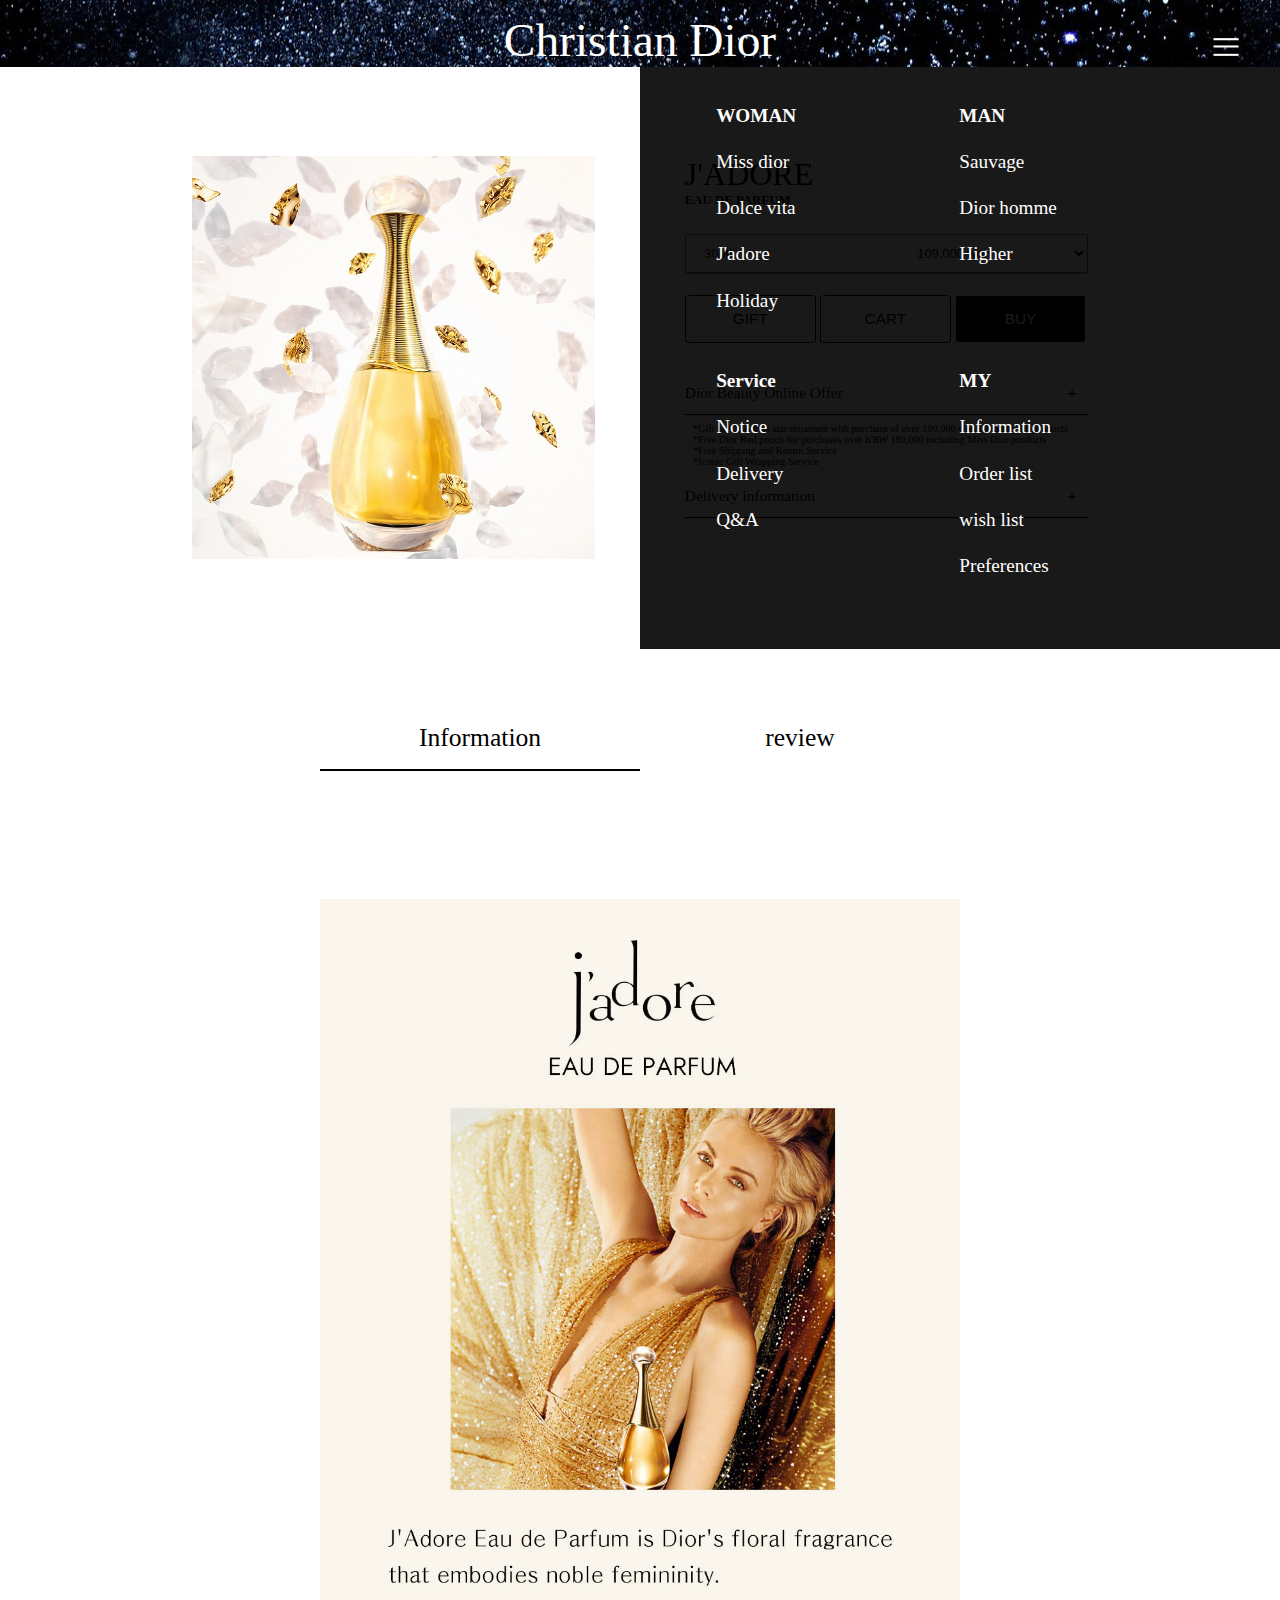
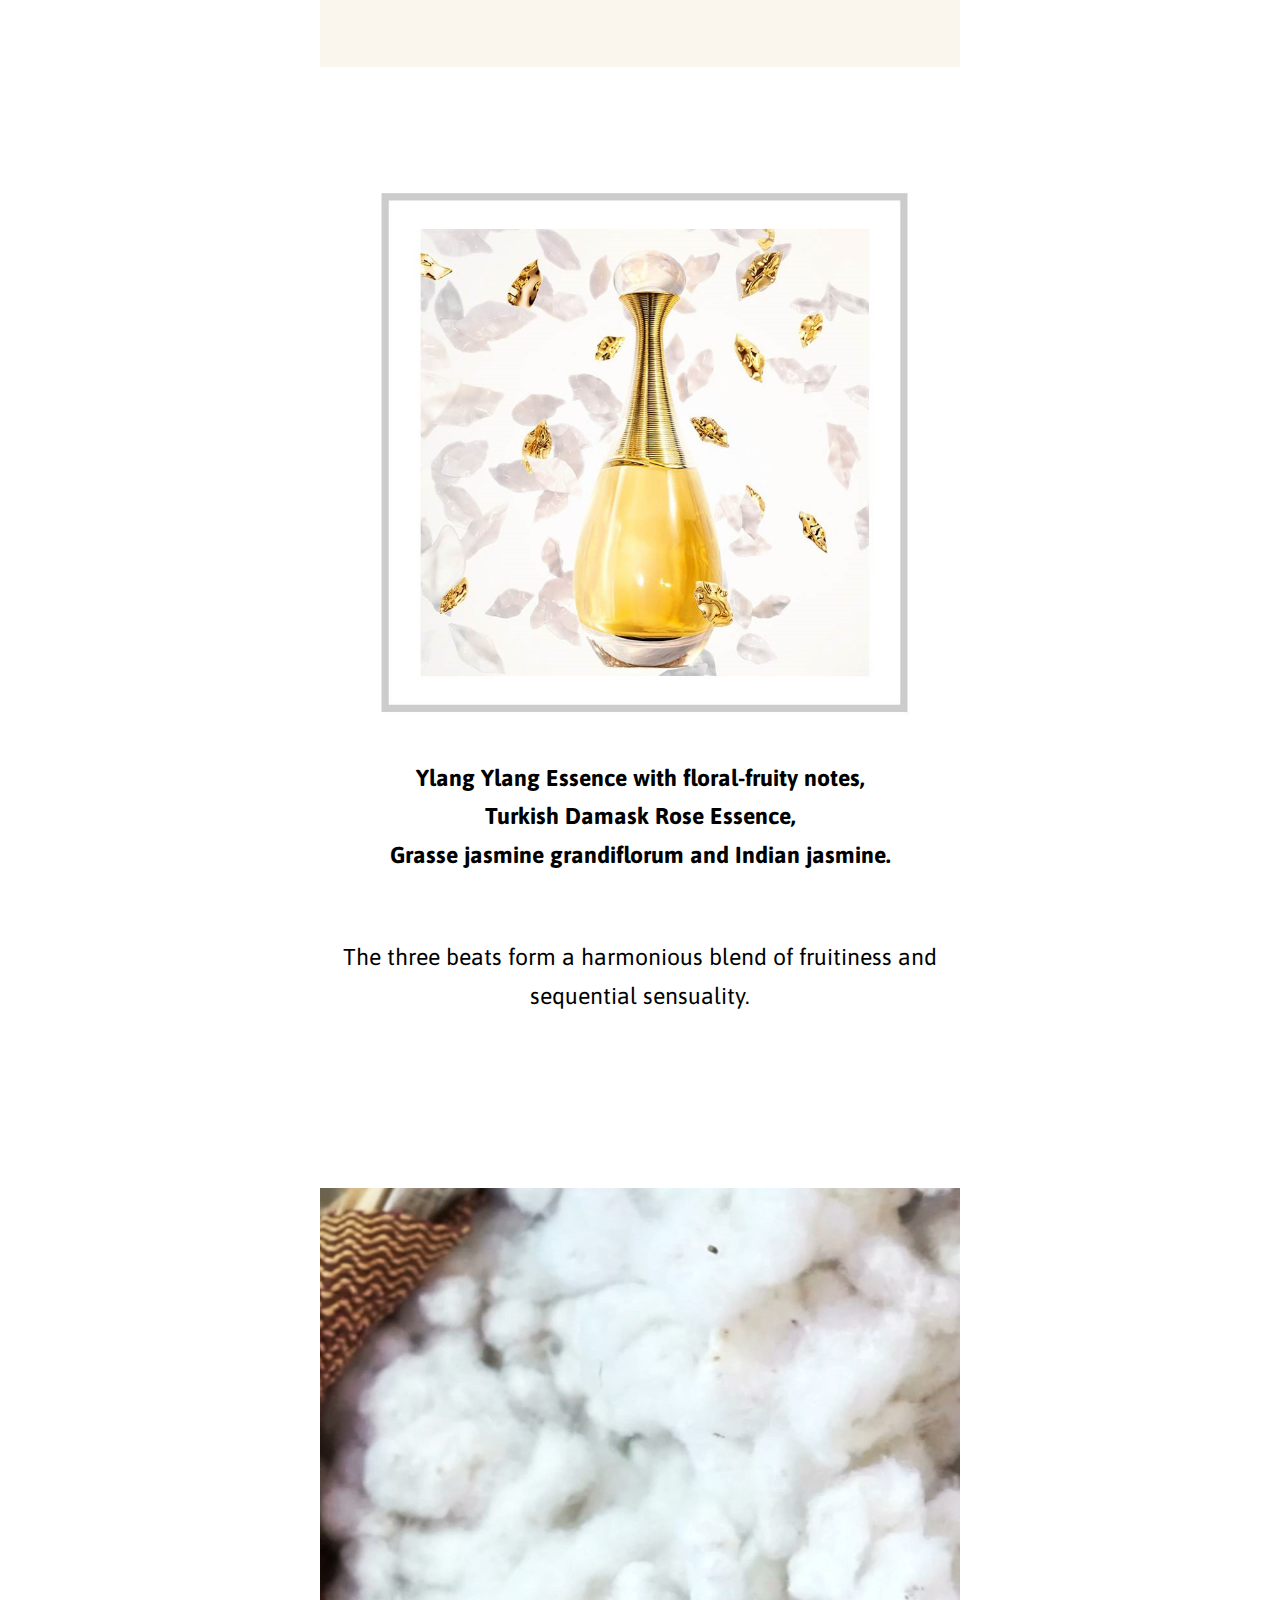
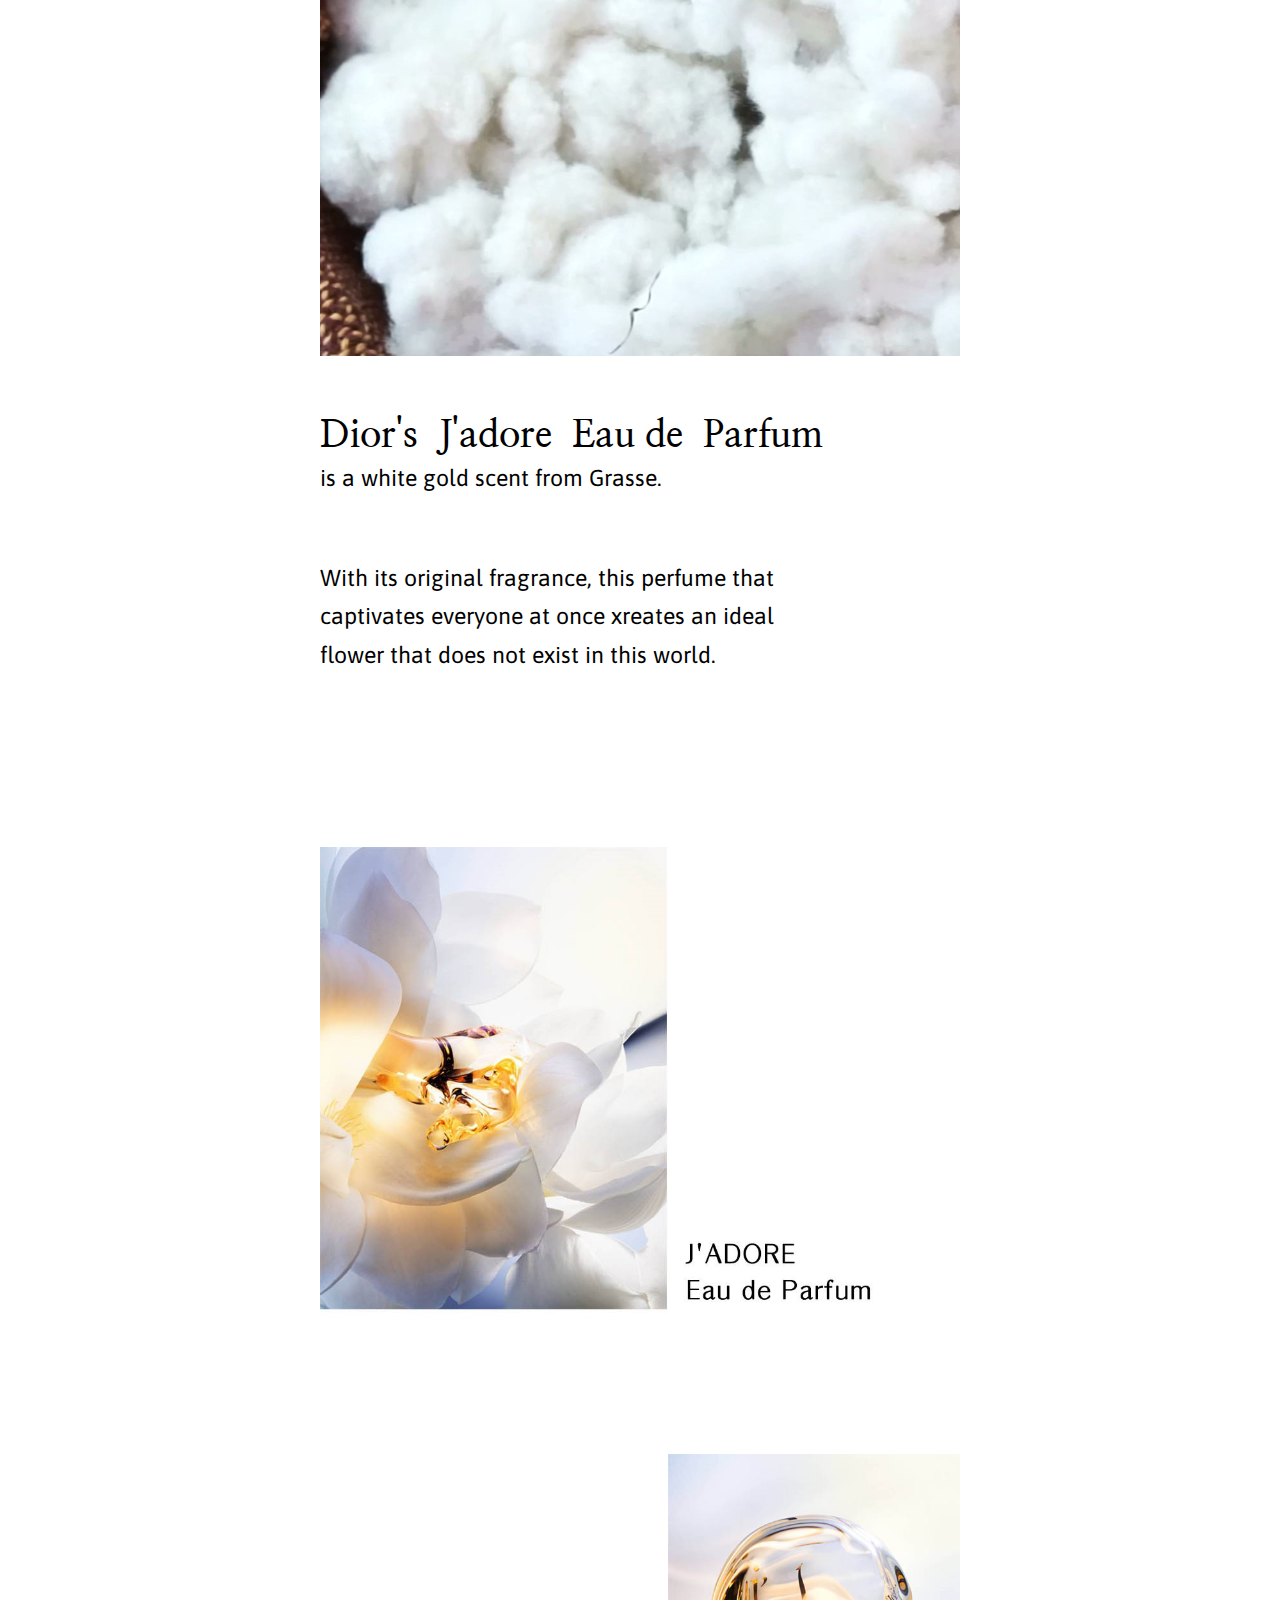
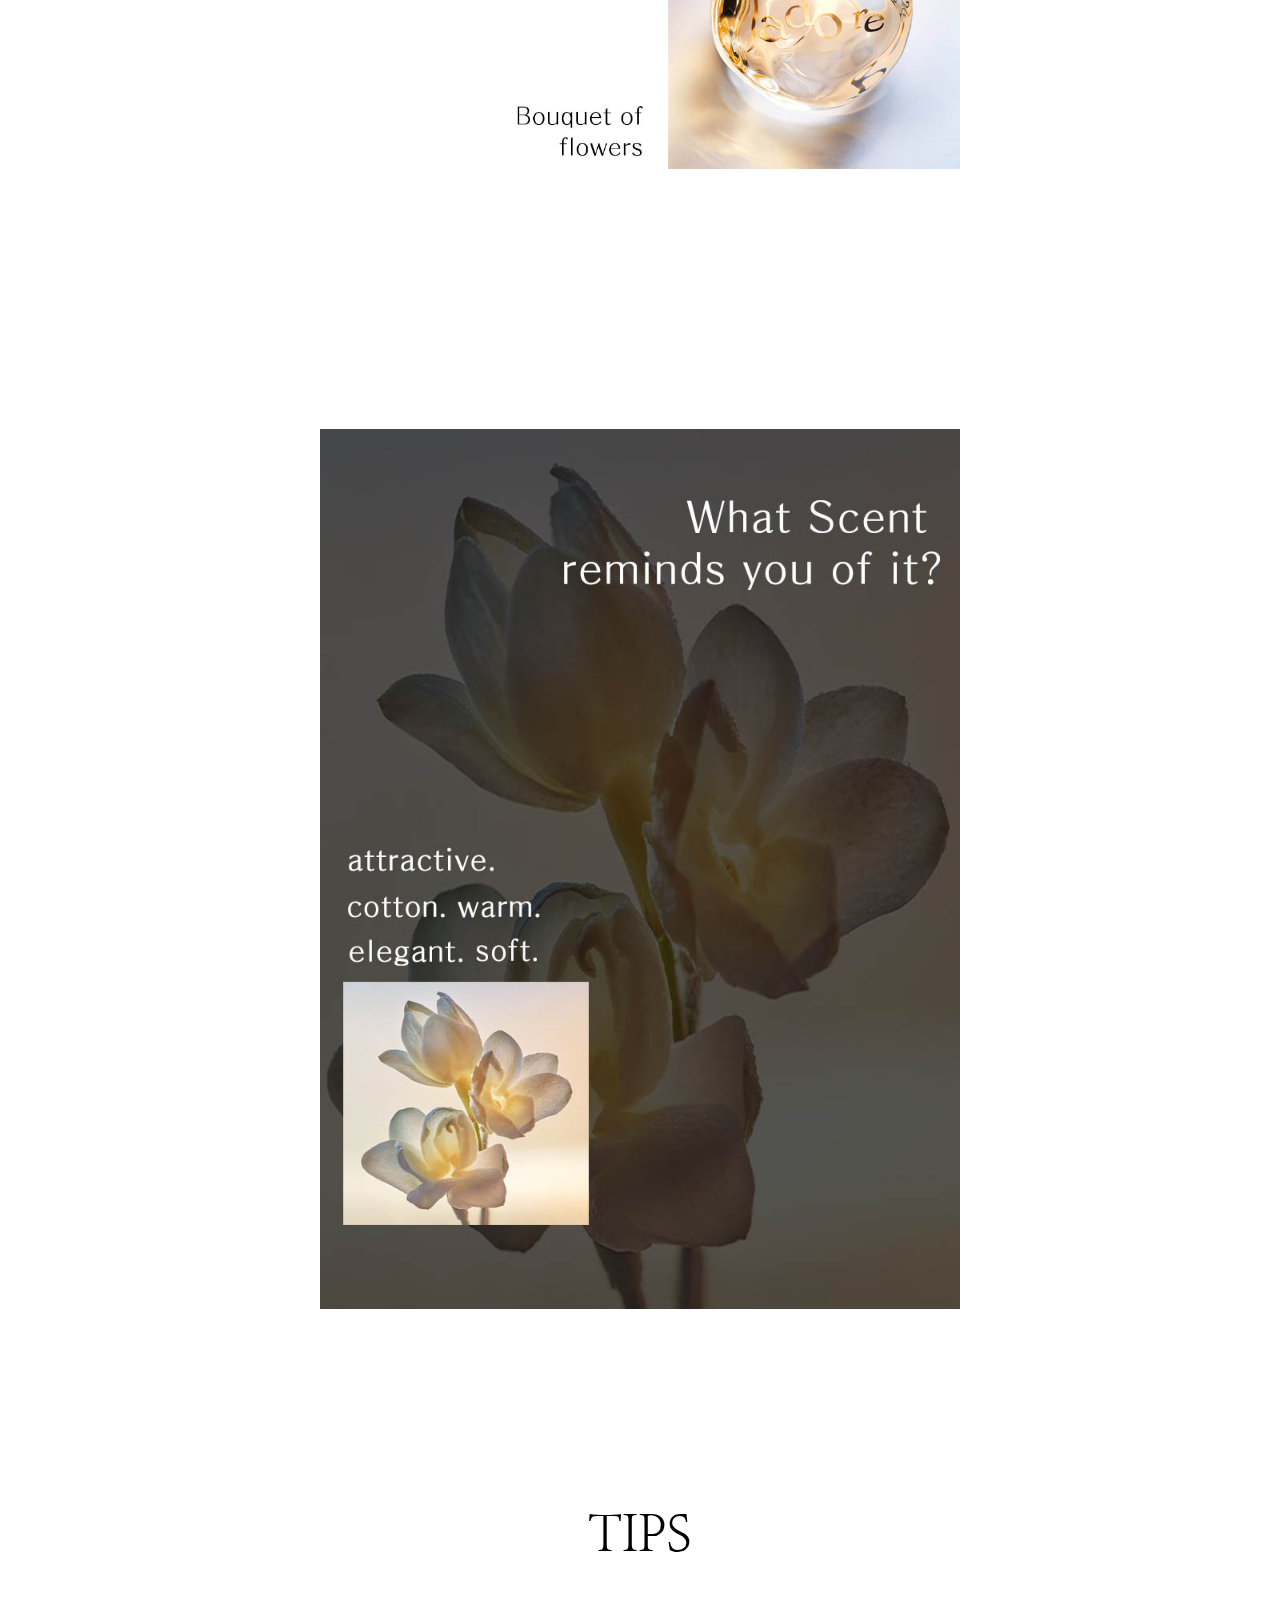
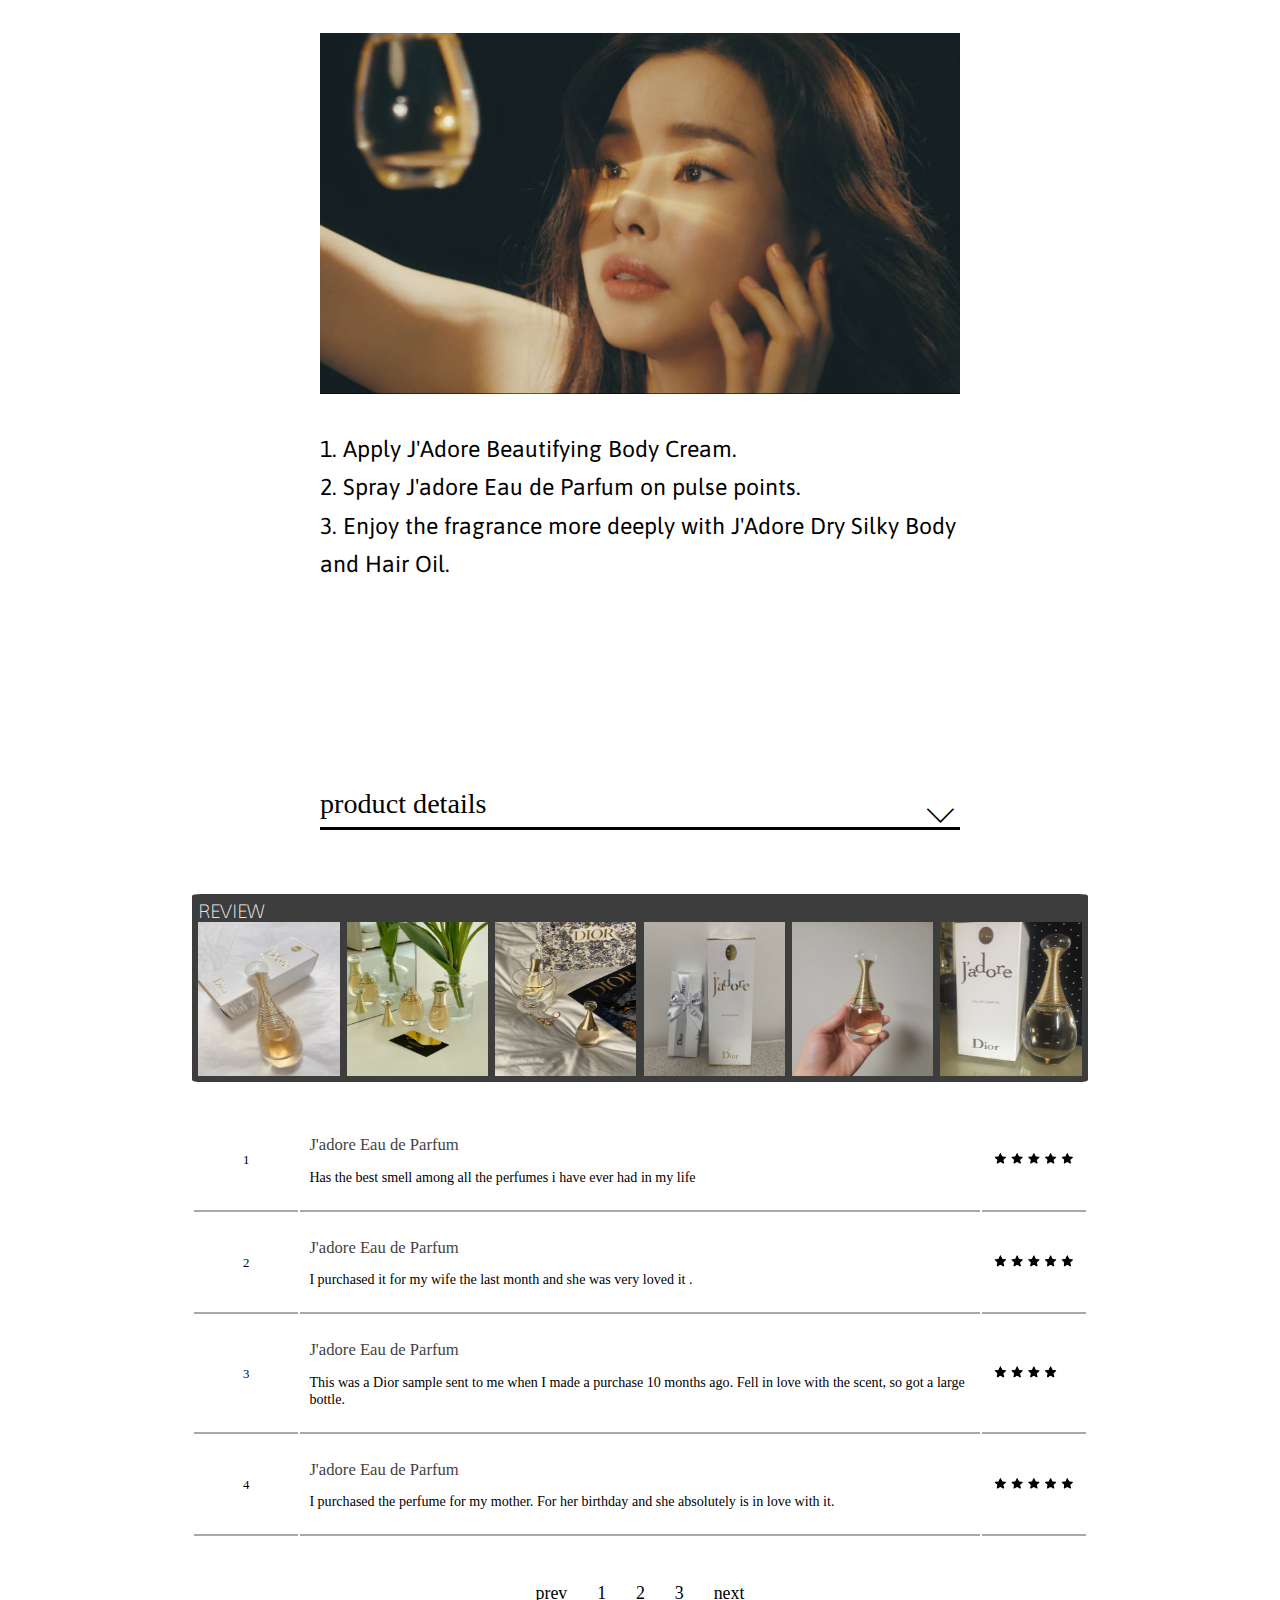
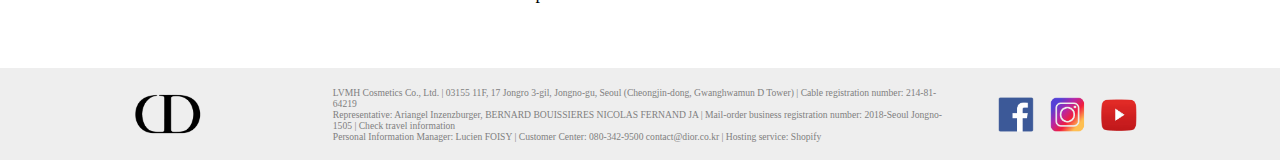
<file: sub1.html>
<!DOCTYPE html>
<html lang="en">

<head>
    <meta charset="UTF-8">
    <meta http-equiv="X-UA-Compatible" content="IE=edge">
    <meta name="viewport" content="width=device-width, initial-scale=1.0">
    <title>Christian DIOR</title>
    <link rel="preconnect" href="https://fonts.googleapis.com">
    <link rel="preconnect" href="https://fonts.gstatic.com" crossorigin>
    <link
        href="https://fonts.googleapis.com/css2?family=Asap:wght@300&family=Chakra+Petch:wght@500&family=Nunito+Sans&family=Prompt&display=swap"
        rel="stylesheet">
    <link href="https://fonts.googleapis.com/css2?family=Nanum+Myeongjo&display=swap" rel="stylesheet">

    <link rel="stylesheet" href="css/sub1.css">
    <link href="img/dior.ico" rel="shortcut icon" type="image/x-icon">

    <script src="https://ajax.aspnetcdn.com/ajax/jQuery/jquery-3.6.0.min.js">    </script>
    <script>
        $(document).ready(function () {
            $('nav').hide();

            $('.tap').click(function () {
                $('nav').slideToggle();
            });
        });        
    </script>
</head>

<body>

    <header>
        <div id="logo"><a href="index.html">Christian Dior</a></div>
        <ul>

        </ul>

        <div id="menu"><img src="img/Untitled-2.png" class="tap" alt="menubar"></div>
        <nav>
            <ul>
                <li><a href="sub1.html">WOMAN</a></li>
                <li><a href="sub1.html">Miss dior</a></li>
                <li><a href="sub1.html">Dolce vita</a></li>
                <li><a href="sub1.html">J'adore</a></li>
                <li><a href="sub1.html">Holiday</a></li>
            </ul>


            <ul>
                <li><a href="sub1.html">MAN</a></li>
                <li><a href="sub1.html">Sauvage</a></li>
                <li><a href="sub1.html">Dior homme</a></li>
                <li><a href="sub1.html">Higher</a></li>
            </ul>



            <ul>
                <li><a href="sub1.html">Service</a></li>
                <li><a href="sub1.html">Notice</a></li>
                <li><a href="sub1.html">Delivery</a></li>
                <li><a href="sub1.html">Q&A</a></li>

            </ul>

            <ul>
                <li><a href="sub1.html">MY</a></li>
                <li><a href="sub1.html">Information</a></li>
                <li><a href="sub1.html">Order list</a></li>
                <li><a href="sub1.html">wish list</a>
                <li><a href="sub1.html">Preferences</a></li>
            </ul>

        </nav>

    </header>


    <section id="top">
        <div id="buy">
            <article id="pc"><img src="img/pur-1.jpg" id="pink" alt="product"></article>

            <script src="https://code.jquery.com/jquery-3.3.1.min.js"></script>
            <script>

                var image = document.getElementById("pink");
                var img_array = ["img/pur-1.jpg", "img/pur-2.jpg"];
                var index = 0;
                function slide() {
                    image.src = img_array[index];
                    index++;
                    if (index >= img_array.length) {
                        index = 0;
                    }
                }
                setInterval(slide, 2000);
            </script>


            <article id="ml">
                <h2>J'ADORE</h2>
                <h3>EAU DE PARFUM</h3><br>
                <select>
                    <option>
                        &nbsp;&nbsp;&nbsp;&nbsp;30ML&nbsp;&nbsp;&nbsp;&nbsp;&nbsp;&nbsp;&nbsp;&nbsp;&nbsp;&nbsp;&nbsp;&nbsp;&nbsp;&nbsp;&nbsp;&nbsp;&nbsp;&nbsp;&nbsp;&nbsp;&nbsp;&nbsp;&nbsp;&nbsp;&nbsp;&nbsp;&nbsp;&nbsp;&nbsp;&nbsp;&nbsp;&nbsp;&nbsp;&nbsp;&nbsp;&nbsp;&nbsp;&nbsp;&nbsp;&nbsp;&nbsp;&nbsp;&nbsp;&nbsp;&nbsp;&nbsp;&nbsp;&nbsp;&nbsp;&nbsp;&nbsp;109,000
                        won</option>
                    <option>
                        &nbsp;&nbsp;&nbsp;&nbsp;50ML&nbsp;&nbsp;&nbsp;&nbsp;&nbsp;&nbsp;&nbsp;&nbsp;&nbsp;&nbsp;&nbsp;&nbsp;&nbsp;&nbsp;&nbsp;&nbsp;&nbsp;&nbsp;&nbsp;&nbsp;&nbsp;&nbsp;&nbsp;&nbsp;&nbsp;&nbsp;&nbsp;&nbsp;&nbsp;&nbsp;&nbsp;&nbsp;&nbsp;&nbsp;&nbsp;&nbsp;&nbsp;&nbsp;&nbsp;&nbsp;&nbsp;&nbsp;&nbsp;&nbsp;&nbsp;&nbsp;&nbsp;&nbsp;&nbsp;&nbsp;&nbsp;172,000
                        won</option>
                    <option>
                        &nbsp;&nbsp;&nbsp;&nbsp;100ML&nbsp;&nbsp;&nbsp;&nbsp;&nbsp;&nbsp;&nbsp;&nbsp;&nbsp;&nbsp;&nbsp;&nbsp;&nbsp;&nbsp;&nbsp;&nbsp;&nbsp;&nbsp;&nbsp;&nbsp;&nbsp;&nbsp;&nbsp;&nbsp;&nbsp;&nbsp;&nbsp;&nbsp;&nbsp;&nbsp;&nbsp;&nbsp;&nbsp;&nbsp;&nbsp;&nbsp;&nbsp;&nbsp;&nbsp;&nbsp;&nbsp;&nbsp;&nbsp;&nbsp;&nbsp;&nbsp;&nbsp;&nbsp;&nbsp;248,000
                        won</option>
                    <option>
                        &nbsp;&nbsp;&nbsp;&nbsp;150ML&nbsp;&nbsp;&nbsp;&nbsp;&nbsp;&nbsp;&nbsp;&nbsp;&nbsp;&nbsp;&nbsp;&nbsp;&nbsp;&nbsp;&nbsp;&nbsp;&nbsp;&nbsp;&nbsp;&nbsp;&nbsp;&nbsp;&nbsp;&nbsp;&nbsp;&nbsp;&nbsp;&nbsp;&nbsp;&nbsp;&nbsp;&nbsp;&nbsp;&nbsp;&nbsp;&nbsp;&nbsp;&nbsp;&nbsp;&nbsp;&nbsp;&nbsp;&nbsp;&nbsp;&nbsp;&nbsp;&nbsp;&nbsp;&nbsp;310,000
                        won</option>
                </select>
                <hr>

                <div class="ck">
                    <button>GIFT</button><button>CART</button><button>BUY</button>
                </div>

                <div id="online">
                    <h3>Dior Beauty Online Offer<button class="btn">+</button></h3>

                    <p class="gift">
                        *Gift of Christmas star ornament with purchase of over 100,000 won including lip products<br>
                        *Free Dior Red pouch for purchases over KRW 180,000 including Miss Dior products<br>
                        *Free Shipping and Return Service<br>
                        *Iconic Gift Wrapping Service

                    </p>

                    <h3>Delivery information<button class="btn">+</button></h3>
                    <p class="gift">
                        <span><b>Payment Guide</b><br>
                            If the name of the depositor and the amount required for payment are different from the name
                            of the actual depositor and the amount, the payment will not be processed.<br>
                        </span><br>

                        <span><b>Shipping information</b><br>
                            In principle, same-day delivery is available for orders that have been paid for before 14:00
                            on weekdays, but may vary depending on order volume or inventory.<br>
                            Orders cannot be modified or canceled after shipment, and the return cost must be borne by
                            the customer.<br>
                            Delivery method: CJ Logistics<br>
                            Delivery amount: KRW 2,500 (Free for purchases of KRW 50,000 or more)<br>
                            Delivery Period: Average 5 days<br>
                        </span><br>

                        <span>
                            <b>Exchange and return information</b><br>
                            Exchanges and returns are possible within 7 days from the date of receipt of the
                            product.<br>
                            In the case of returns excluding product defects, refunds will be made after deducting 5,000
                            won for round-trip shipping.<br>
                            In the case of exchange or return due to product defect, free exchange or return will be
                            made if the product is judged to be defective after confirmation through the customer
                            center.<br>
                            After opening or using the product, it is not possible to exchange or return due to simple
                            change of mind.<br>
                        </span>
                    </p>

                </div>

                <script>
                    $(document).ready(function () {
                        $('.btn').click(function () {
                            $(this).parent().next().slideToggle();
                        });
                    });

                </script>

            </article>
        </div>
    </section>




    <section id="on">
        <ul>
            <li><a href=#>Information</a></li>
            <li><a href=#re>review</a></li>
        </ul>

    </section>


    <section id=photo>
        <article>
            <img src="img/top3.jpg" class="model" alt="explain1">
            <img src="img/pur-3.jpg" id="cen" alt="explain2">
            <p style="text-align:center"><b>Ylang Ylang Essence with floral-fruity notes,<br>

                    Turkish Damask Rose Essence,<br>

                    Grasse jasmine grandiflorum and Indian jasmine.<br><br></b></p>

            <p>The three beats form a harmonious blend of fruitiness and sequential sensuality.</p>

            <video src="img/836d1f67.h264.mp4" autoplay loop muted id="video"></video>

            <p><b id="bb">Dior's &nbsp;J'adore &nbsp;Eau de &nbsp;Parfum</b><br>
                is a white gold scent from Grasse.</p>
            <br><br>
            <p>With its original fragrance, this perfume that<br>
                captivates everyone at once xreates an ideal<br>
                flower that does not exist in this world.</p>
            <img src="img/top8.jpg" class="two" alt="explain3">
            <img src="img/top7.jpg" class="model" alt="explain4">
            <img src="img/top9.jpg" class="two" alt="explain5">
            <br>
            <h5>TIPS</h5>
            <img src="img/top10.jpg" id="hani" alt="explain6">
            <p>1. Apply J'Adore Beautifying Body Cream.<br>
                2. Spray J'adore Eau de Parfum on pulse points.<br>
                3. Enjoy the fragrance more deeply with J'Adore Dry Silky Body and Hair Oil.</p>

            <h6>product details<button id="down">⌵</button></h6>
            <div id="details">
                <b>product name :</b><br>
                J'Adore - Eau de Parfum<br><br>

                <b>Capacity or Weight:</b><br>
                30ML, 50ML, 100ML, 150ML<br><br>

                <b>Product main specifications:</b><br>
                for all skin types<br><br>

                <b>Expiration date or expiration date after opening:</b><br>
                Products to be shipped are shipped sequentially, starting with products whose expiration date is more
                than 8 months from the date of receipt of the customer order.
                If you want to check the exact expiration date, please contact the Dior Customer Center
                (080-342-9500).<br><br>

                <b>How to use :</b><br>
                1. Apply J'Adore Beautifying Body Milk.<br>
                2. Spray J'adore Eau de Parfum on pulse points.<br>
                3. Enjoy the scent more deeply with J'Adore Dry Body Oil.<br><br>

                <b>Whether functional cosmetics have been reviewed:</b><br>
                Not applicable<br><br>

                <b>Cosmetics manufacturers and responsible cosmetics distributors:</b><br>
                Responsible Cosmetics Distributor: LVMH Cosmetics Co., Ltd.<br><br>

                <b>[Precautions for use]</b><br>
                1. When using cosmetics or after use, there are red spots in the area of ​​use due to direct sunlight,
                If there are any abnormal symptoms or side effects such as swelling or itching, see a specialist
                to consult with<br>
                2. Refrain from using on areas with scars, etc.<br>
                3. Precautions for storage and handling<br>
                A) Keep out of reach of children<br>
                B) Store away from direct sunlight<br><br>

                *Please refer to the label attached to the product for detailed precautions.
                Country of manufacture: France
            </div>

            <script>
                $(function () {
                    $('#down').click(function () {
                        $('#details').slideToggle();
                    });
                });
            </script>

        </article>
    </section>


    <section>

        <div id="re">
            <h2>REVIEW</h2>
            <article><a href="#"><img src="img/down.jpg" alt="review1"></a></article>
            <article><a href="#"><img src="img/down(2).jpg" alt="review2"></a></article>
            <article><a href="#"><img src="img/down(6).jpg" alt="review3"></a></article>
            <article><a href="#"><img src="img/down(4).jpg" alt="review4"></a></article>
            <article><a href="#"><img src="img/down(5).jpg" alt="review5"></a></article>
            <article><a href="#"><img src="img/down(1).jpg" alt="review6"></a></article>
        </div>
    </section>

    <section class="view">
        <table>
            <tr>
                <td>1</td>
                <td><a href="#"><span>J'adore Eau de Parfum</span><br>
                        <p>Has the best smell among all the perfumes i have ever had in my life</p>
                    </a></td>
                <td><img src="img/star.png" alt="star1"></td>
            </tr>
            <tr>
                <td>2</td>
                <td><a href="#"><span>J'adore Eau de Parfum</span><br>
                        <p>I purchased it for my wife the last month and she was very loved it .</p>

                    </a></td>
                <td><img src="img/star.png" alt="star2"></td>
            </tr>
            <tr>
                <td>3</td>
                <td><a href="#"><span>J'adore Eau de Parfum</span><br>
                        <p>This was a Dior sample sent to me when I made a purchase 10 months ago. Fell in love with the
                            scent, so got a large bottle.</p>
                    </a></td>
                <td><img src="img/star2.png" alt="star3"></td>
            </tr>
            <tr>
                <td>4</td>
                <td><a href="#"><span>J'adore Eau de Parfum</span><br>
                        <p>I purchased the perfume for my mother. For her birthday and she absolutely is in love with
                            it.</p>
                    </a></td>
                <td><img src="img/star.png" alt="star4"></td>
            </tr>

        </table>
        <article>
            <p><a href="#">prev</a></p>
            <p><a href="#">1</a></p>
            <p><a href="#">2</a></p>
            <p><a href="#">3</a></p>
            <P><a href="#">next</a></P>
        </article>
    </section>



    <footer>
        <div id="footer">
            <article class="logo2"><img src="img/dior2.png" alt="logo"></article>
            <article class="etc">
                <p>LVMH Cosmetics Co., Ltd. | 03155 11F, 17 Jongro 3-gil, Jongno-gu, Seoul (Cheongjin-dong, Gwanghwamun
                    D Tower) | Cable registration number: 214-81-64219<br>
                    Representative: Ariangel Inzenzburger, BERNARD BOUISSIERES NICOLAS FERNAND JA | Mail-order business
                    registration number: 2018-Seoul Jongno-1505 | Check travel information<br>
                    Personal Information Manager: Lucien FOISY | Customer Center: 080-342-9500 contact@dior.co.kr |
                    Hosting service: Shopify</p>
            </article>
            <article id="sns">
                <a href="https://www.facebook.com/Dior/"><img src="img/face.png" alt="facebook"></a>
                <a href="https://www.instagram.com/dior/"><img src="img/insta.png" alt="insta"></a>
                <a href="https://www.youtube.com/channel/UC6xD-jKli-_qIYXDTsNv4dw"><img src="img/youtube.png" alt="youtube"></a>
            </article>
        </div>
    </footer>


</body>

</html>
</file>
<file: css/sub1.css>
@charset "UTF-8";


*{margin: 0; padding: 0; text-decoration: none;  box-sizing: border-box;} 
    ul,ol,li{list-style: none;}    



@media (max-width:777px){
    header{background-image: url(../img/1.jpg); background-size: cover; width: 100%; position: fixed; top: 0; z-index: 5;}
    #logo{font-family: 'Nanum Myeongjo', serif;font-size: 11vw; text-align: center; font-weight:900; position: relative; top:15px; padding:1% 5% 1% 0;} 
    #logo a{ color: white;}
    
    nav{ height: auto; width: 100%; z-index: 3; display: flex; flex-wrap:wrap;
    position: fixed; right:0; background-image: url(../img/1.jpg);}
    nav::before{content: ""; width: 100%; height: 100%; background: rgba(0,0,0,0.3); position: absolute; z-index: -1;}
    #menu{display: flex; flex-direction: row-reverse;}
    .tap{ position: relative; bottom: 6vw; right: 3%; width: 6vw;}
    .tap:hover{cursor: pointer;}
    
    nav ul li:nth-of-type(1){font-size: 1.2em; text-shadow: 1px 2px 0px gray;font-family: 'Nanum Myeongjo', serif;  padding-left: 15%;}
    nav ul li:nth-of-type(2),nav ul li:nth-of-type(3),nav ul li:nth-of-type(4),nav ul li:nth-of-type(5){padding-left: 15%;}
    nav ul a{color: white; padding: 3%; display: flex; font-size: 1.5em; }
    nav ul a:hover{text-decoration: underline;}
    nav ul{width: 50%; padding-bottom: 10%}
    nav ul li{padding: 5%;}
    
    #buy{ margin: 0 auto; width: 97%; padding: 30% 0 7% 0;}
    #pc{width: 100%; height: 105vw;}
    #pc img{width: 100%;}

    #ml h2{font-size: 8vw;  font-family: 'Nanum Myeongjo', serif;}
    #ml h3{font-size: 5vw;  }
    #ml select{width: 100%; height: 13vw; font-size: 3vw; }
    #ml select option{font-size: 3vw; display: flex; justify-content: space-between;}
    #ml select option span:nth-last-of-type(2){float: right;}

    #ml .ck button{width: 32.5%; margin-top: 5%; margin-bottom: 7%; border: 0.5px solid; background: white; padding: 4% 0; font-size: 5vw; border-radius: 5%;}
    #ml .ck button:nth-child(3):hover{color: gold;}
    #ml .ck button:nth-last-of-type(2){margin: 0 1%;}
    #ml .ck button:nth-child(3){background: black; color: white;}

    #buy article{width: 97%; margin: 0 auto;}

    #online h3{font-size: 4vw; font-weight: 500; display: flex; justify-content: space-between; padding: 2% 0; border-bottom: 0.5px solid;}

    #online p{display: none; font-size: 3.5vw; padding: 2%; background: #eee; line-height: 5vw;}
    #online p:nth-of-type(2){overflow: scroll; height: 240px;}
    #online .btn{ display: inline-block; width: 8%; background: none; border: none; font-size: 3vw;}
    #online .btn:hover{cursor: pointer;}

    #on{width: 97%; margin: 0 auto; padding-top: 10%;}
    #on ul{display: flex; justify-items: center; }
    #on ul li{width: 50%; text-align: center;  padding: 2.5%; font-size: 6vw;}
    #on ul li a{color: black;}
    #on ul li:nth-of-type(1){border-bottom: 3px solid;}
    #on ul li:nth-of-type(2) a:hover{color: rgb(87, 85, 85);}

    #photo{width: 90%; margin: 0 auto; padding: 10% 0 5% 0; }
    #photo article .model{width: 100%; padding-bottom: 15%; }
    #photo article #cen{width: 100%; }
    #photo .cotton{width: 50%;}
    #photo article p{ width: 100%; margin: 0 auto; text-align: center; ; padding: 2% 0; font-size: 4.5vw; font-family: 'Asap', sans-serif; line-height:6.5vw; }
    #photo article p #bb{font-size:6vw; font-family: 'Nanum Myeongjo', serif; font-weight: 600;}
    #photo article #video{width: 100%; padding: 25% 0 7% 0;}

    
    #photo article .two{padding: 25% 0 0 0 ; width: 100%;}
    #photo article #flo{width: 100%; padding: 10% 0 25% 0;}
    #photo article h5{ text-align: center; padding-top: 30%; font-size: 6vw;font-family: 'Nanum Myeongjo', serif;}
    #photo article #hani{width: 100%; padding: 10% 0 3% 0;}

    #photo article h6{font-family: 'Nanum Myeongjo', serif; display: flex; justify-content: space-between; text-align: center; font-size: 5vw; padding-top: 30%; border-bottom: 1px solid gray; font-weight: 500;}
    #photo article h6 button{width: 3vw; height: 3vw; background: none; font-size: 5vw; font-weight: 100; border: none;}
    #photo article h6 button:hover{cursor: pointer;}
    #photo article #details{display: none; padding: 4% 3%; background: #eee; font-size: 1.5vw;}

    #re{width: 90%; margin: 0 auto; display: flex; flex-wrap: wrap; justify-content: space-between; border-radius: 1%; background:rgb(59, 59, 53); background-size: cover; padding: 0.5%;}
    #re h2{width: 100%; text-align: center; font-weight: 100; color: white; font-size: 3.5vw; font-family: 'Asap', sans-serif; padding: 0.5% 0;}
    #re article{width: 16%; height: 12vw;}
    #re article img{width: 100%; height: 100%;}

    .view{width: 90%; margin: 0 auto; padding-bottom: 10%;}
    .view table{padding: 3% 0 5% 0; }
    .view table tr td:nth-of-type(1){width: 10%; text-align: center; font-size: 3vw;}
    .view table tr td:nth-of-type(2){width: 65%;}
    .view table tr td:nth-of-type(3){width:12%;}
    .view table tr td:nth-of-type(3) img{width: 100%;}

    .view table tr td{padding: 2.7% 1%; border-bottom: 2.5px solid darkgray; width: 100%;}
    .view table tr:nth-of-type(1){border-top: 3px solid;}
    .view table tr td a{color: black;}
    .view table tr td span{color: rgb(61, 61, 61); font-size: 2.8vw;}
    .view table tr td p{font-size: 2vw; padding:3% 0 0 0;}
    .view article{display: flex; justify-content: space-evenly; margin: 0 auto; width: 20%;}
    .view article p{font-size: 2.5vw; padding: 0 15%;}
    .view article p a{color: black; }

    footer{width: 100%; height:auto; background: #eee; }
    footer p{color: gray; font-size: 1px; padding-bottom: 4%;}
    footer p br{display: none;}
    #footer{width: 95%; height: 100%; margin: 0 auto; display: flex; flex-wrap: wrap; justify-content: center; align-items: center;}
    .logo2{width: 100%; display: flex; justify-content: center;}
    .logo2 img{width: 20%; padding: 5%;}
    .etc{width: 90%; }

    #sns{display: flex; width: 25%; height: 50px; justify-content: space-around;}
    #sns img{width: 80%; padding: 5%; display: flex;}
}







@media (min-width:778px) and (max-width:1199px){
    header{background-image: url(../img/1.jpg); height: auto; width: 100%;}
    #logo{font-family: "Baskerville Old Face"; font-size: 7vw; text-align: center;  position: relative; top: 15px;} 
    #logo a{color: white;}
    
    nav{width: 80%; display: flex; flex-wrap: wrap; justify-content: space-between; padding: 3% 5% 10% 10%; position: absolute;  right: 0; z-index: 3; background:rgb(0,0,0,0.9);}
    #menu{display: flex; flex-direction: row-reverse;  }
    .tap{ position: relative; bottom: 3vw; right: 3%; width: 4vw;}
    .tap:hover{cursor: pointer;}
    nav ul{width: 45%; padding-bottom: 5% ;}
    nav ul li:nth-of-type(1){font-size: 3em; font-family: 'Nanum Myeongjo', serif; font-weight: bold;}
    nav ul a{color: white; padding: 1.5vw; display: flex; font-size: 3vw;  }
    nav ul a:hover{text-decoration: underline;}

    #buy{ display: flex; justify-content: space-between; margin: 0 auto; width: 95%; padding: 12% 0;}
    #pc img{width: 100%;}

    #ml h2{font-size: 4vw; font-weight: 500; font-family: "Baskerville Old Face";}
    #ml h3{font-size: 1.8vw;}
    #ml select{width: 100%; height: 5vw; font-size: 1.8vw; }
    #ml select option{font-size: 1.8vw;}
    #ml select option span:nth-last-of-type(2){float: right;}

    #ml .ck button{width: 32.5%; margin-top: 3%; margin-bottom: 7%; border: 0.5px solid black; background: white; padding: 4% 0; font-size: 2vw; border-radius: 5%;}
    #ml .ck button:nth-child(3):hover{color: gold;}
    #ml .ck button:nth-last-of-type(2){margin: 0 1%;}
    #ml .ck button:nth-child(3){background: black; color: white;}

    #buy article{width: 48%;}

    #online h3{font-size: 2vw; font-weight: 500; display: flex; justify-content: space-between; padding: 2.5% 0; border-bottom: 0.35px solid;}

    #online p{ font-size: 1.5vw; padding: 2%; background: #eee;}
    #online p:last-of-type{display: none;}
    #online p:nth-of-type(2){overflow: scroll; height: 200px;}
    #online .btn{ display: inline-block; width: 8%; background: none; border: none;  font-size: 2vw;}
    #online .btn:hover{cursor: pointer;}

    #on{width: 90%; margin: 0 auto; }
    #on ul{display: flex; justify-items: center; }
    #on ul li{width: 93%; text-align: center;  padding: 2.5%; font-size: 3.5vw;}
    #on ul li a{color: black;}
    #on ul li:nth-of-type(1){border-bottom: 3px solid;}
    #on ul li:nth-of-type(2) a:hover{color: rgb(87, 85, 85);}

    #photo{width: 85%; margin: 0 auto; padding: 10% 0 5% 0; }
    #photo article .model{width: 100%; padding-bottom: 15%; }
    #photo article #cen{width: 100%; }
    #photo .cotton{width: 50%;}
    #photo article p{ width: 100%; margin: 0 auto; padding: 2% 0; font-size: 2.8vw; font-family: 'Asap', sans-serif; line-height:4.5vw; }
    #photo article p:nth-of-type(2){text-align: center;}
    #photo article p #bb{font-size: 4vw; font-family: 'Nanum Myeongjo', serif;}
    #photo article #video{width: 100%; padding: 25% 0 7% 0;}

    #photo article .two{padding: 25% 0 0 0 ; width: 100%;}
    #photo article #flo{width: 100%; padding: 10% 0 25% 0;}
    #photo article h5{ text-align: center; padding-top: 30%; font-size: 5vw; font-family: 'Nanum Myeongjo', serif; }
    #photo article #hani{width: 100%; padding: 10% 0 3% 0;}

    #photo article h6{display: flex; justify-content: space-between; text-align: center; font-size: 3vw; font-weight: lighter; padding-top: 30%; border-bottom: 1px solid; font-family: 'Nanum Myeongjo', serif;}
    #photo article h6 button{width: 3vw; height: 3vw; background: none; font-size: 3vw; font-weight: 100; border: none;}
    #photo article h6 button:hover{cursor: pointer;}
    #photo article #details{display: none; padding: 4% 3%; background: #eee; font-size:1.3vw;}

    #re{width: 80%; margin: 0 auto; display: flex; flex-wrap: wrap; justify-content: space-between; border-radius: 1%; background: rgb(61, 61, 61); background-size: cover; padding: 0.5%;}
    #re h2{width: 100%; font-weight: 100; color: white; font-size: 2.2vw; font-family: 'Asap', sans-serif; padding: 0.5% 0;}
    #re article{width: 16%; height: 12vw;}
    #re article img{width: 100%; height: 100%;}

    .view{width: 80%; margin: 0 auto; padding-bottom: 10%;}
    .view table{padding: 3% 0 5% 0; }
    .view table tr td:nth-of-type(1){width: 10%; text-align: center; font-size: 1.5vw;}
    .view table tr td:nth-of-type(2){width: 65%;}
    .view table tr td:nth-of-type(3){width:12%;}
    .view table tr td:nth-of-type(3) img{width: 100%;}

    .view table tr td{padding: 2.7% 1%; border-bottom: 2.5px solid darkgray; width: 100%;}
    .view table tr:nth-of-type(1){border-top: 3px solid;}
    .view table tr td a{color: black;}
    .view table tr td span{color: rgb(68, 68, 68); font-size: 2vw;}
    .view table tr td p{font-size: 1.5vw; padding:2% 0 0 0;}
    .view article{display: flex; justify-content: space-evenly; margin: 0 auto; width: 20%;}
    .view article p{font-size: 2vw; padding: 0 10%;}
    .view article p a{color: black;}

    footer{width: 100%; background: #eee; }
        footer p{color: gray; font-size: 0.75vw; padding: 5% 0;}
        #footer{width: 80%; height: 100%; margin: 0 auto; display: flex; justify-content: space-between; align-items: center;}
        .logo2{width: 15%; }
        .logo2 img{width: 50%; display: flex; }
        .etc{width: 60%; }
    
        #sns{display: flex; width: 15%; height: 50px; justify-content: space-around;}
        #sns img{width: 70%; height: auto; display: flex;}
         
}    










@media (min-width:1200px){
    header{background-image: url(../img/2.jpg); background-position: center; height: auto; width: 100%;}
    #logo{ font-family: "Baskerville Old Face"; font-size: 3.7vw; text-align: center; padding-bottom: 1% ; font-weight: 500; position: relative; top: 1vw; } 
    #logo a{color: white;}
    
    nav{display: flex;  flex-wrap: wrap; justify-content: space-between;  width: 50%; 
    position: absolute; right: 0; padding: 2% 7% 2% 5%; z-index: 3;  background: rgba(0,0,0,0.9)}
    #menu{display: flex; flex-direction: row-reverse;}
    .tap{ position: absolute; top: 4%; right: 3%; width: 2.5vw;}
    .tap:hover{cursor: pointer;}
    nav ul{width: 50%; padding-bottom: 7%;}
    nav ul li:nth-of-type(1){font-size:large; font-family: "바탕"; font-weight: bold;}
    nav ul a{color: white; padding: 5%; display: flex; font-size: 1.5vw; }
    nav ul a:hover{text-decoration: underline;}

    #buy{ display: flex; height: 50vw; justify-content: space-between; margin: 0 auto; width: 70%; padding: 7% 0;}
    #pc img{width: 100%;}

    #ml h2{font-size: 2.5vw; font-weight: 500; font-family: "Baskerville Old Face"; }
    #ml h3{font-size: 1vw; padding-bottom: 2%;}
    #ml select{width: 100%; height: 3vw; font-size: 1vw; }
    #ml select option{font-size: 1vw; display: flex; justify-content: space-between;}
    #ml select option span:nth-last-of-type(2){float: right;}

    #ml .ck button{width: 32.5%; margin-top: 5%; margin-bottom: 7%; border: 0.5px solid; background: white; padding: 3.5% 0; font-size: 1.2vw; border-radius: 5%;}
    #ml .ck button:hover{cursor: pointer;}
    #ml .ck button:nth-last-of-type(2){margin: 0 1%;}
    #ml .ck button:nth-child(3){background: black; color: white;}
    #ml .ck button:nth-child(3):hover{color: gold;}
    #buy article{width: 45%;}

    #online h3{font-size: 1.2vw; font-weight: 500; display: flex; justify-content: space-between; padding: 3% 0; border-bottom: 0.35px solid;}

    #online p{ font-size: 0.8vw; padding: 2%; background: #eee;}
    #online p:nth-last-of-type(1){display: none;}
    #online p:nth-of-type(2){overflow: scroll; height: 240px;}
    #online .btn{ display: inline-block; width: 8%; background: none; border: none; font-size: 100%;}
    #online .btn:hover{cursor: pointer;}

    #on{width: 50%; margin: 0 auto; }
    #on ul{display: flex; justify-items: center; }
    #on ul li{width: 50%; text-align: center;  padding: 2.5%; font-size: 2vw;}
    #on ul li a{color: black;}
    #on ul li:nth-of-type(1){border-bottom: 2px solid;}
    #on ul li:nth-of-type(2) a:hover{color: rgb(87, 85, 85);}

    #photo{width: 50%; margin: 0 auto; padding: 10% 0 5% 0; }
    #photo article .model{width: 100%; padding-bottom: 15%; }
    #photo article #cen{width: 100%; }
    #photo .cotton{width: 50%;}
    #photo article p{ width: 100%; margin: 0 auto; padding: 2% 0; font-size: 1.8vw; font-family: 'Asap', sans-serif; line-height:3vw; }
    #photo article p:nth-of-type(2){text-align: center;}
    #photo article p #bb{font-size: 3vw; font-family: 'Nanum Myeongjo', serif;}
    #photo article #video{width: 100%; padding: 25% 0 7% 0;}

    #photo article .two{padding: 25% 0 0 0 ; width: 100%;}
    #photo article #flo{width: 100%; padding: 10% 0 25% 0;}
    #photo article h5{ text-align: center; padding-top: 30%; font-size: 4vw; font-weight: lighter; font-family: 'Nanum Myeongjo', serif; }
    #photo article #hani{width: 100%; padding: 10% 0 3% 0;}

    #photo article h6{display: flex; justify-content: space-between; text-align: center; font-size: 2.2vw; font-weight: lighter; padding-top: 30%; border-bottom: solid;}
    #photo article h6 button{width: 3vw; height: 3vw; background: none; font-size: 3vw; font-weight: 100; border: none;}
    #photo article h6 button:hover{cursor: pointer;}
    #photo article #details{display: none; padding: 4% 3%; background: #eee; font-size: 0.95vw;}

    #re{width: 70%; margin: 0 auto; display: flex; flex-wrap: wrap; justify-content: space-between; border-radius: 1%;background: rgb(61, 61, 61);background-size: cover; padding: 0.5%;}
    #re h2{width: 100%; font-weight: 100; color: white; font-size: 1.5vw; font-family: 'Asap', sans-serif;}
    #re article{width: 16%; height: 12vw;}
    #re article img{width: 100%; height: 100%;}

    .view{width: 70%; margin: 0 auto; padding-bottom: 5%;}
    .view table{padding: 3% 0 5% 0; }
    .view table tr td:nth-of-type(1){width: 10%; text-align: center; font-size: 1vw;}
    .view table tr td:nth-of-type(2){width: 65%;}
    .view table tr td:nth-of-type(3){width:10%;}
    .view table tr td:nth-of-type(3) img{width: 100%;}

    .view table tr td{padding: 2.7% 1%; border-bottom: 2.5px solid darkgray; width: 100%;}
    .view table tr:nth-of-type(1){border-top: 3px solid;}
    .view table tr td a{color: black;}
    .view table tr td span{color: rgb(68, 68, 68); font-size: 1.3vw;}
    .view table tr td p{font-size: 1.1vw; padding:2% 0 0 0;}
    .view article{display: flex; justify-content: space-evenly; margin: 0 auto; width: 30%;}
    .view article p{font-size: 1.4vw;}
    .view article p a{color: black;}

    footer{width: 100%; height: auto; background: #eee; }
    footer p{color: gray; font-size: 0.75vw; padding: 3% 0;}
    #footer{width: 80%; height: 100%; margin: 0 auto; display: flex; justify-content: space-between; align-items: center;}
    .logo2{width: 15%; }
    .logo2 img{width: 50%; display: flex; }
    .etc{width: 60%; }

    #sns{display: flex; width: 15%; height: auto; justify-content: space-around;}
    #sns img{width: 70%; display: flex;}
}
</file>
